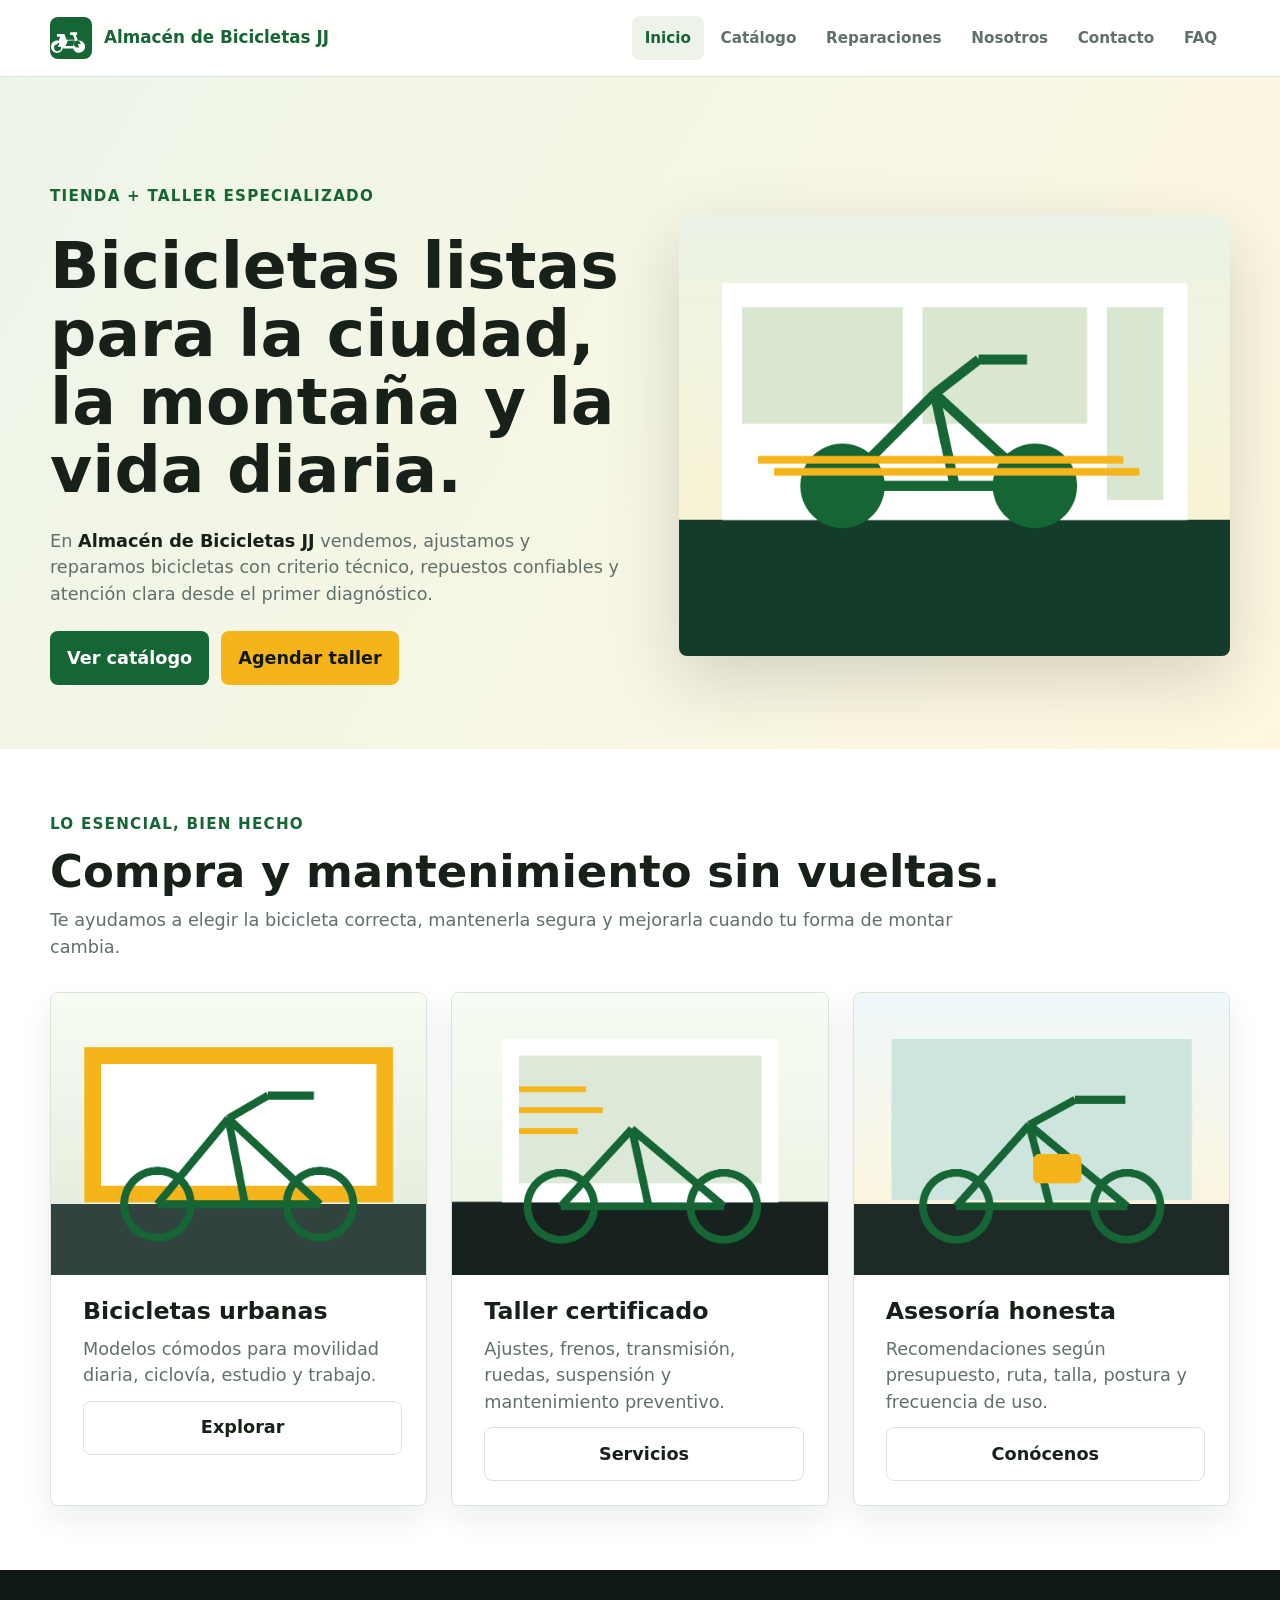
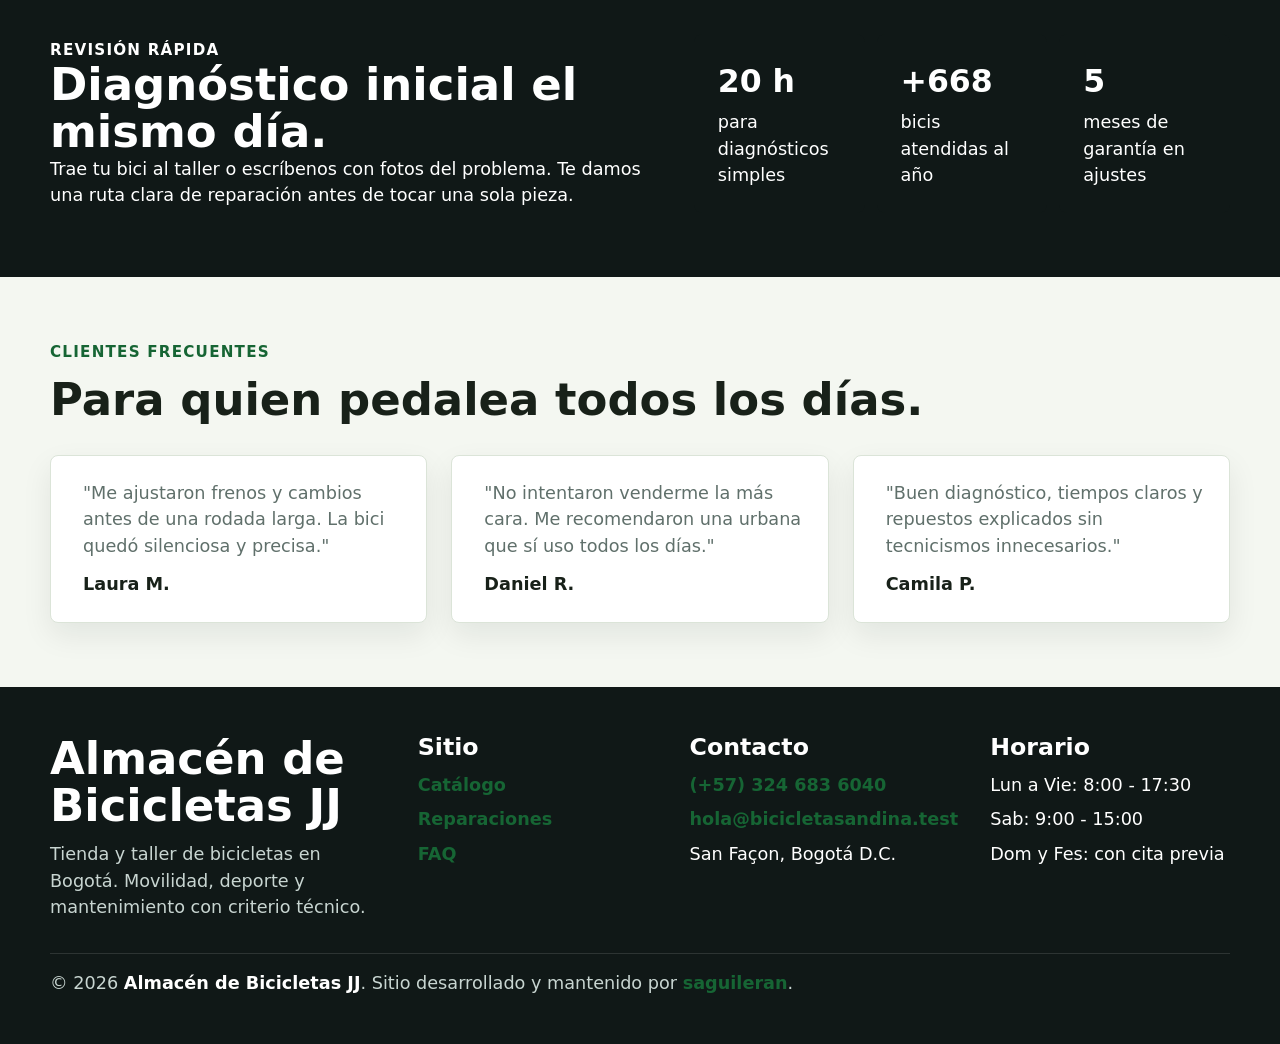
<file: index.html>
<!doctype html>
<html lang="es">
  <head>
    <meta charset="utf-8">
    <meta name="viewport" content="width=device-width, initial-scale=1">
    <meta name="description" content="Almacén de Bicicletas JJ: venta de bicicletas urbanas, MTB y eléctricas, con taller experto de reparación en Bogotá.">
    <title>Almacén de Bicicletas JJ | Tienda y taller de bicicletas</title>
    <link rel="stylesheet" href="./css/main.css">
    <script type="module" src="./js/app.js"></script>
  </head>
  <body>
    <a class="skip-link" href="#contenido">Saltar al contenido</a>
    <header class="site-header">
      <nav class="navbar container" aria-label="Navegación principal">
        <a class="navbar__brand" href="./index.html" aria-label="Almacén de Bicicletas JJ inicio">
          <span class="navbar__logo" aria-hidden="true"><img src="./assets/icons/bike.svg" alt=""></span>
          <span>Almacén de Bicicletas JJ</span>
        </a>
        <button class="icon-button navbar__toggle" type="button" data-nav-toggle aria-controls="menu-principal" aria-expanded="false" aria-label="Abrir menú">
          <span aria-hidden="true">Menú</span>
        </button>
        <ul class="navbar__links" id="menu-principal" data-nav-menu>
          <li><a class="navbar__link" href="./index.html" aria-current="page">Inicio</a></li>
          <li><a class="navbar__link" href="./pages/catalogo.html">Catálogo</a></li>
          <li><a class="navbar__link" href="./pages/reparaciones.html">Reparaciones</a></li>
          <li><a class="navbar__link" href="./pages/nosotros.html">Nosotros</a></li>
          <li><a class="navbar__link" href="./pages/contacto.html">Contacto</a></li>
          <li><a class="navbar__link" href="./pages/faq.html">FAQ</a></li>
        </ul>
      </nav>
    </header>

    <main id="contenido">
      <section class="hero">
        <div class="container hero__grid">
          <div class="hero__content" data-reveal>
            <p class="section__eyebrow">Tienda + taller especializado</p>
            <h1>Bicicletas listas para la ciudad, la montaña y la vida diaria.</h1>
            <p>En <strong>Almacén de Bicicletas JJ</strong> vendemos, ajustamos y reparamos bicicletas con criterio técnico, repuestos confiables y atención clara desde el primer diagnóstico.</p>
            <div class="cluster">
              <a class="button button--primary" href="./pages/catalogo.html">Ver catálogo</a>
              <a class="button button--secondary" href="./pages/contacto.html">Agendar taller</a>
            </div>
          </div>
          <figure class="hero__media" data-reveal>
            <img src="./assets/images/hero-workshop.png" alt="Taller moderno con bicicletas, herramientas y mecánicos preparando una bicicleta" loading="eager">
          </figure>
        </div>
      </section>

      <section class="section surface">
        <div class="container">
          <div class="section__header">
            <p class="section__eyebrow">Lo esencial, bien hecho</p>
            <h2>Compra y mantenimiento sin vueltas.</h2>
            <p>Te ayudamos a elegir la bicicleta correcta, mantenerla segura y mejorarla cuando tu forma de montar cambia.</p>
          </div>
          <div class="grid grid--3">
            <article class="card" data-reveal>
              <img class="card__image" src="./assets/images/catalog-urban.png" alt="Bicicleta urbana en un entorno de ciudad" loading="lazy">
              <div class="card__body">
                <h3>Bicicletas urbanas</h3>
                <p>Modelos cómodos para movilidad diaria, ciclovía, estudio y trabajo.</p>
                <a class="button button--ghost" href="./pages/catalogo.html">Explorar</a>
              </div>
            </article>
            <article class="card" data-reveal>
              <img class="card__image" src="./assets/images/service-tuneup.png" alt="Revision completa de bicicleta en banco de taller" loading="lazy">
              <div class="card__body">
                <h3>Taller certificado</h3>
                <p>Ajustes, frenos, transmisión, ruedas, suspensión y mantenimiento preventivo.</p>
                <a class="button button--ghost" href="./pages/reparaciones.html">Servicios</a>
              </div>
            </article>
            <article class="card" data-reveal>
              <img class="card__image" src="./assets/images/catalog-electric.png" alt="Bicicleta electrica en una ruta urbana" loading="lazy">
              <div class="card__body">
                <h3>Asesoría honesta</h3>
                <p>Recomendaciones según presupuesto, ruta, talla, postura y frecuencia de uso.</p>
                <a class="button button--ghost" href="./pages/nosotros.html">Conócenos</a>
              </div>
            </article>
          </div>
        </div>
      </section>

      <section class="section service-strip">
        <div class="container split">
          <div>
            <p class="section__eyebrow">Revisión rápida</p>
            <h2>Diagnóstico inicial el mismo día.</h2>
            <p>Trae tu bici al taller o escríbenos con fotos del problema. Te damos una ruta clara de reparación antes de tocar una sola pieza.</p>
          </div>
          <div class="hero__stats" aria-label="Indicadores del taller">
            <div class="metric"><strong data-count-to="24" data-count-suffix=" h">24 h</strong><span>para diagnósticos simples</span></div>
            <div class="metric"><strong data-count-to="800" data-count-prefix="+">+800</strong><span>bicis atendidas al año</span></div>
            <div class="metric"><strong data-count-to="6">6</strong><span>meses de garantía en ajustes</span></div>
          </div>
        </div>
      </section>

      <section class="section">
        <div class="container">
          <div class="section__header">
            <p class="section__eyebrow">Clientes frecuentes</p>
            <h2>Para quien pedalea todos los días.</h2>
          </div>
          <div class="grid grid--3">
            <blockquote class="card card__body" data-reveal>
              <p>"Me ajustaron frenos y cambios antes de una rodada larga. La bici quedó silenciosa y precisa."</p>
              <strong>Laura M.</strong>
            </blockquote>
            <blockquote class="card card__body" data-reveal>
              <p>"No intentaron venderme la más cara. Me recomendaron una urbana que sí uso todos los días."</p>
              <strong>Daniel R.</strong>
            </blockquote>
            <blockquote class="card card__body" data-reveal>
              <p>"Buen diagnóstico, tiempos claros y repuestos explicados sin tecnicismos innecesarios."</p>
              <strong>Camila P.</strong>
            </blockquote>
          </div>
        </div>
      </section>
    </main>

    <footer class="site-footer">
      <div class="container">
        <div class="site-footer__grid">
          <div>
            <h2 class="site-footer__title">Almacén de Bicicletas JJ</h2>
            <p>Tienda y taller de bicicletas en Bogotá. Movilidad, deporte y mantenimiento con criterio técnico.</p>
          </div>
          <div><h3 class="site-footer__title">Sitio</h3><ul><li><a href="./pages/catalogo.html">Catálogo</a></li><li><a href="./pages/reparaciones.html">Reparaciones</a></li><li><a href="./pages/faq.html">FAQ</a></li></ul></div>
          <div><h3 class="site-footer__title">Contacto</h3><ul><li><a href="tel:+573246836040">(+57) 324 683 6040</a></li><li><a href="mailto:hola@bicicletasandina.test">hola@bicicletasandina.test</a></li><li>San Façon, Bogotá D.C.</li></ul></div>
          <div><h3 class="site-footer__title">Horario</h3><ul><li>Lun a Vie: 8:00 - 17:30</li><li>Sab: 9:00 - 15:00</li><li>Dom y Fes: con cita previa</li></ul></div>
        </div>
        <p class="site-footer__bottom">&copy; <span data-current-year>2026</span> <strong>Almacén de Bicicletas JJ</strong>. Sitio desarrollado y mantenido por <a href="https://saguileran.github.io/" target="_blank" rel="noopener noreferrer" >saguileran</a>.</p>
      </div>
    </footer>
  </body>
</html>
</file>
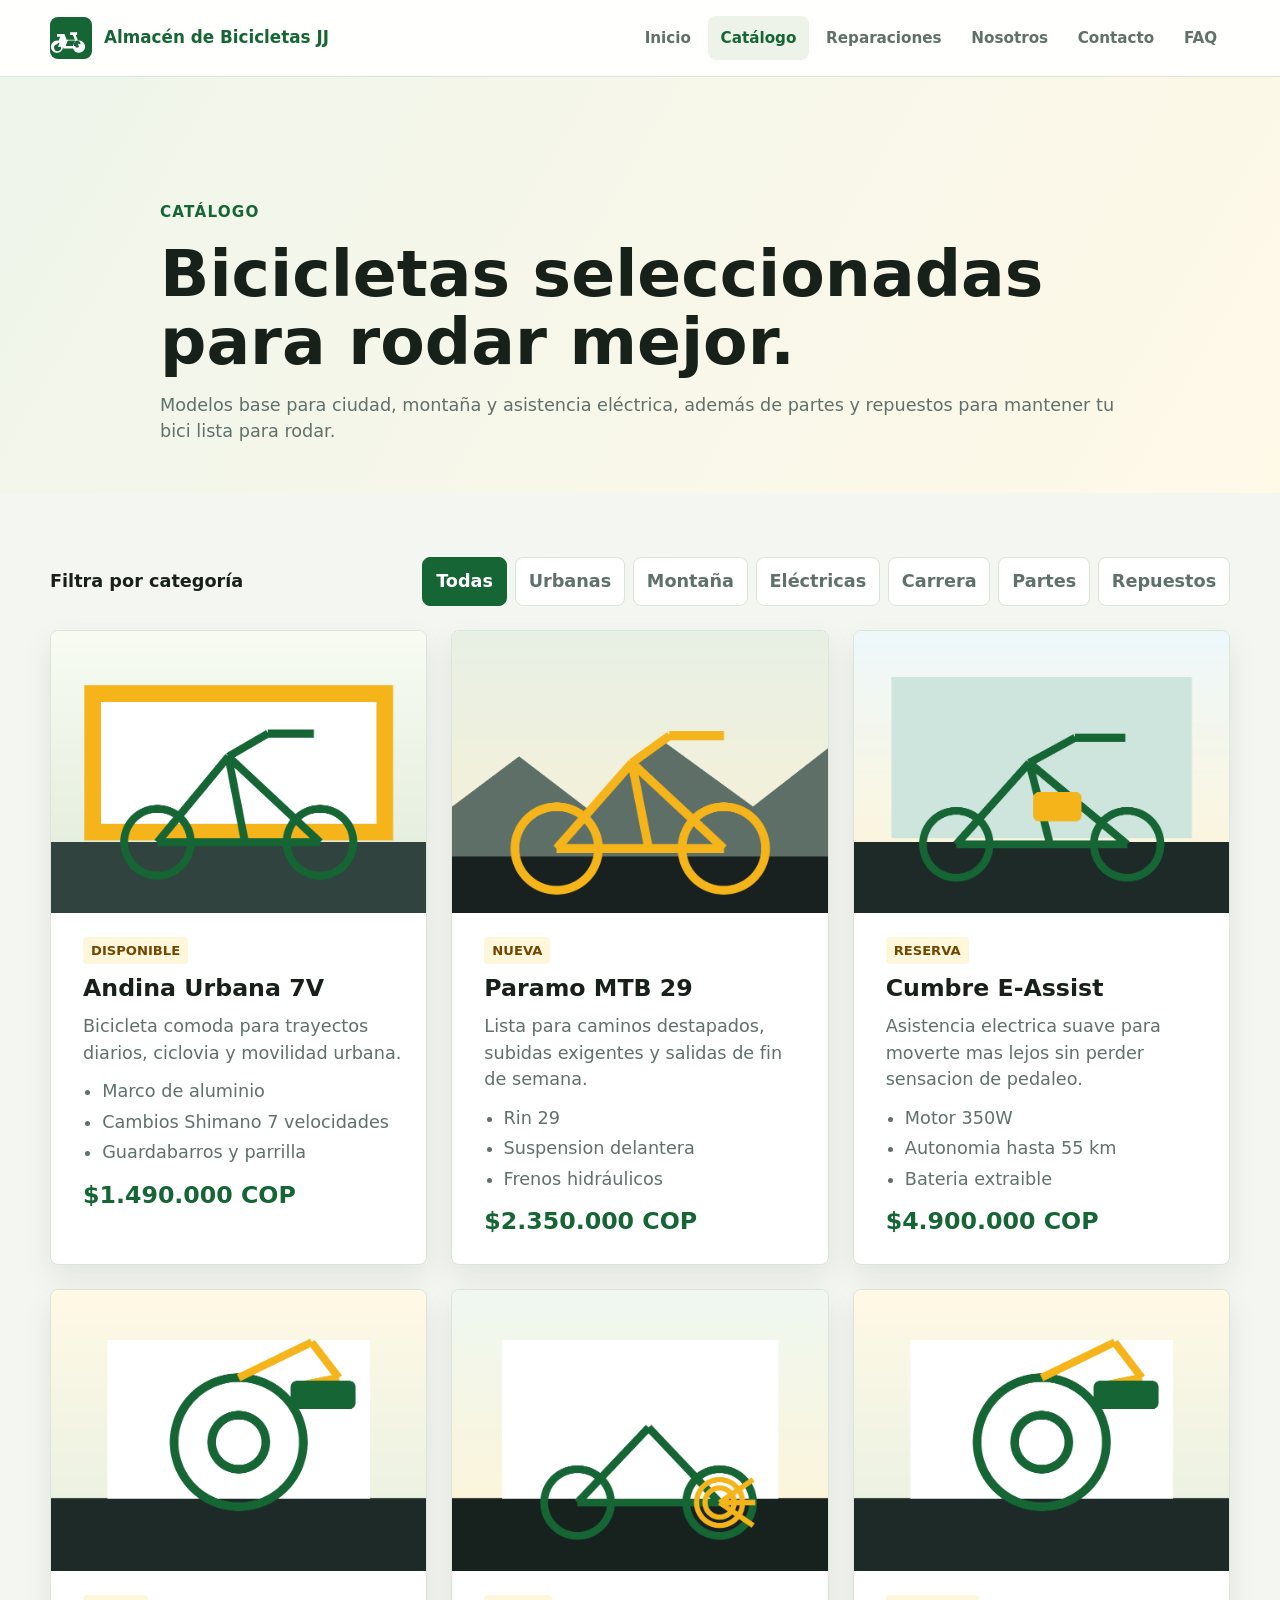
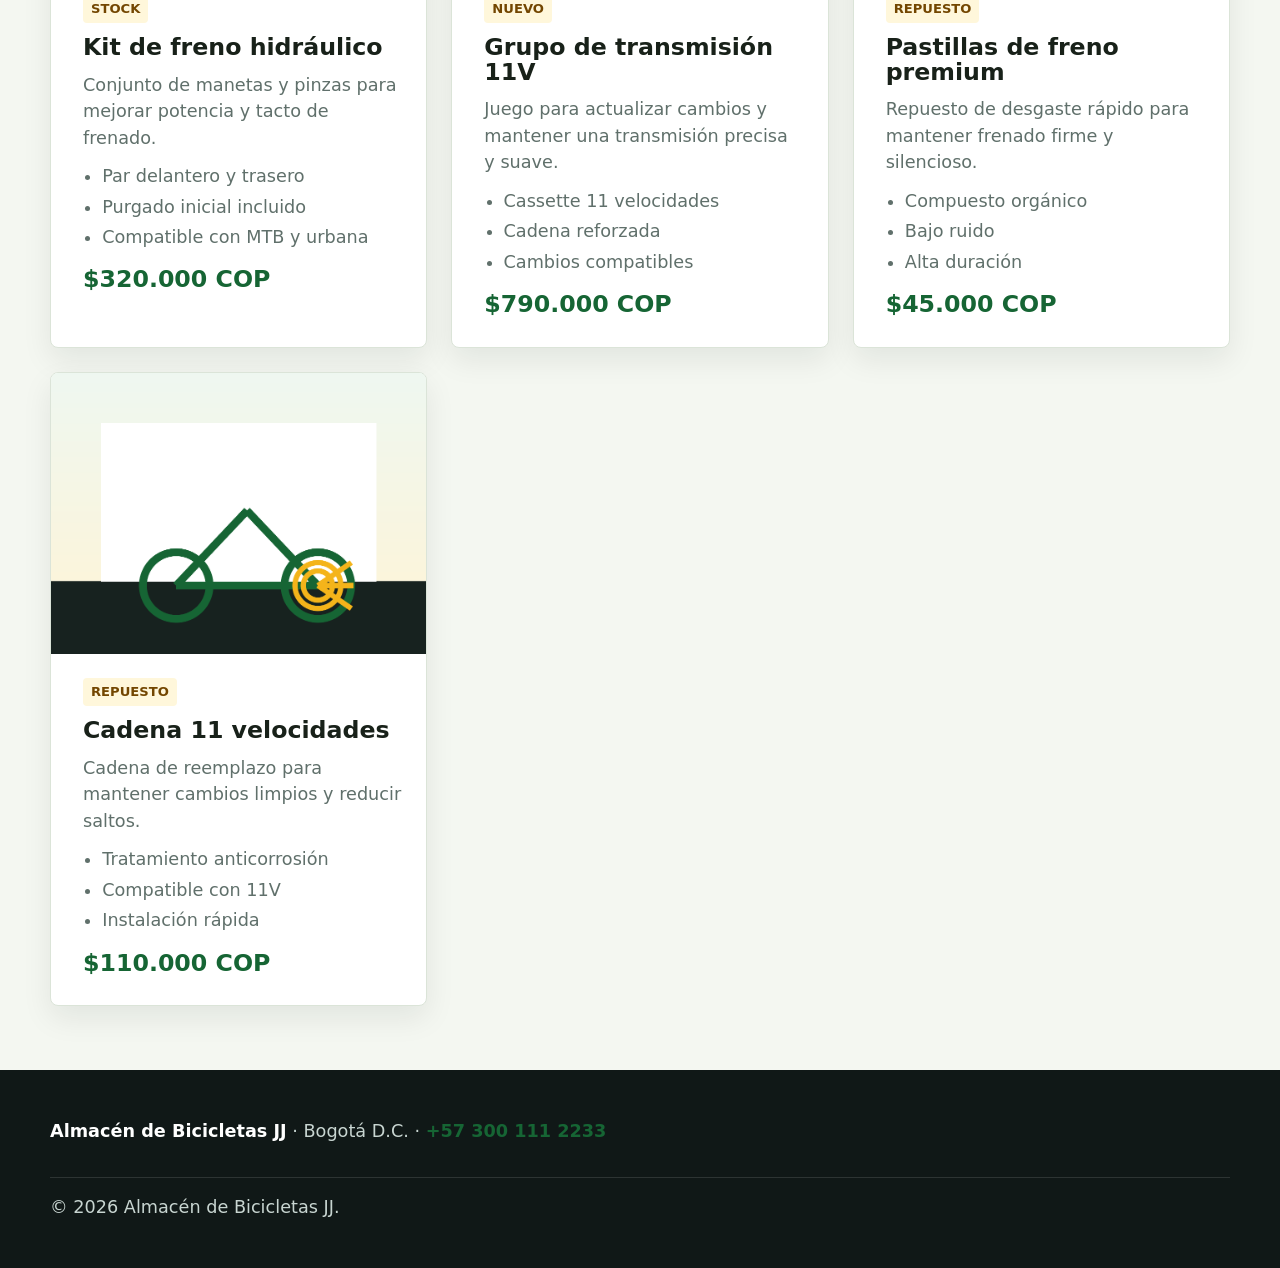
<file: pages/catalogo.html>
<!doctype html>
<html lang="es">
  <head>
    <meta charset="utf-8">
    <meta name="viewport" content="width=device-width, initial-scale=1">
    <meta name="description" content="Catálogo de bicicletas, partes y repuestos de Almacén de Bicicletas JJ.">
    <title>Catálogo | Almacén de Bicicletas JJ</title>
    <link rel="stylesheet" href="../css/main.css">
    <script type="module" src="../js/app.js"></script>
  </head>
  <body>
    <a class="skip-link" href="#contenido">Saltar al contenido</a>
    <header class="site-header">
      <nav class="navbar container" aria-label="Navegacion principal">
        <a class="navbar__brand" href="../index.html"><span class="navbar__logo" aria-hidden="true"><img src="../assets/icons/bike.svg" alt=""></span><span>Almacén de Bicicletas JJ</span></a>
        <button class="icon-button navbar__toggle" type="button" data-nav-toggle aria-controls="menu-principal" aria-expanded="false" aria-label="Abrir menu"><span aria-hidden="true">Menu</span></button>
        <ul class="navbar__links" id="menu-principal" data-nav-menu>
          <li><a class="navbar__link" href="../index.html">Inicio</a></li>
          <li><a class="navbar__link" href="./catalogo.html" aria-current="page">Catálogo</a></li>
          <li><a class="navbar__link" href="./reparaciones.html">Reparaciones</a></li>
          <li><a class="navbar__link" href="./nosotros.html">Nosotros</a></li>
          <li><a class="navbar__link" href="./contacto.html">Contacto</a></li>
          <li><a class="navbar__link" href="./faq.html">FAQ</a></li>
        </ul>
      </nav>
    </header>
    <main id="contenido">
      <header class="page-header">
        <div class="container">
          <p class="section__eyebrow">Catálogo</p>
          <h1>Bicicletas seleccionadas para rodar mejor.</h1>
          <p>Modelos base para ciudad, montaña y asistencia eléctrica, además de partes y repuestos para mantener tu bici lista para rodar.</p>
        </div>
      </header>
      <section class="section">
        <div class="container">
          <div class="catalog-toolbar">
            <p><strong>Filtra por categoría</strong></p>
            <div class="filter-group" aria-label="Filtros de catálogo">
              <button class="filter-button" type="button" data-filter="todas" aria-pressed="true">Todas</button>
              <button class="filter-button" type="button" data-filter="urbana" aria-pressed="false">Urbanas</button>
              <button class="filter-button" type="button" data-filter="montaña" aria-pressed="false">Montaña</button>
              <button class="filter-button" type="button" data-filter="electrica" aria-pressed="false">Eléctricas</button>
              <button class="filter-button" type="button" data-filter="carrera" aria-pressed="false">Carrera</button>
              <button class="filter-button" type="button" data-filter="partes" aria-pressed="false">Partes</button>
              <button class="filter-button" type="button" data-filter="repuestos" aria-pressed="false">Repuestos</button>
            </div>
          </div>
          <div class="grid grid--3" data-catalog></div>
        </div>
      </section>
    </main>
    <footer class="site-footer"><div class="container"><p><strong>Almacén de Bicicletas JJ</strong> · Bogotá D.C. · <a href="tel:+573001112233">+57 300 111 2233</a></p><p class="site-footer__bottom">&copy; <span data-current-year>2026</span> Almacén de Bicicletas JJ.</p></div></footer>
  </body>
</html>
</file>
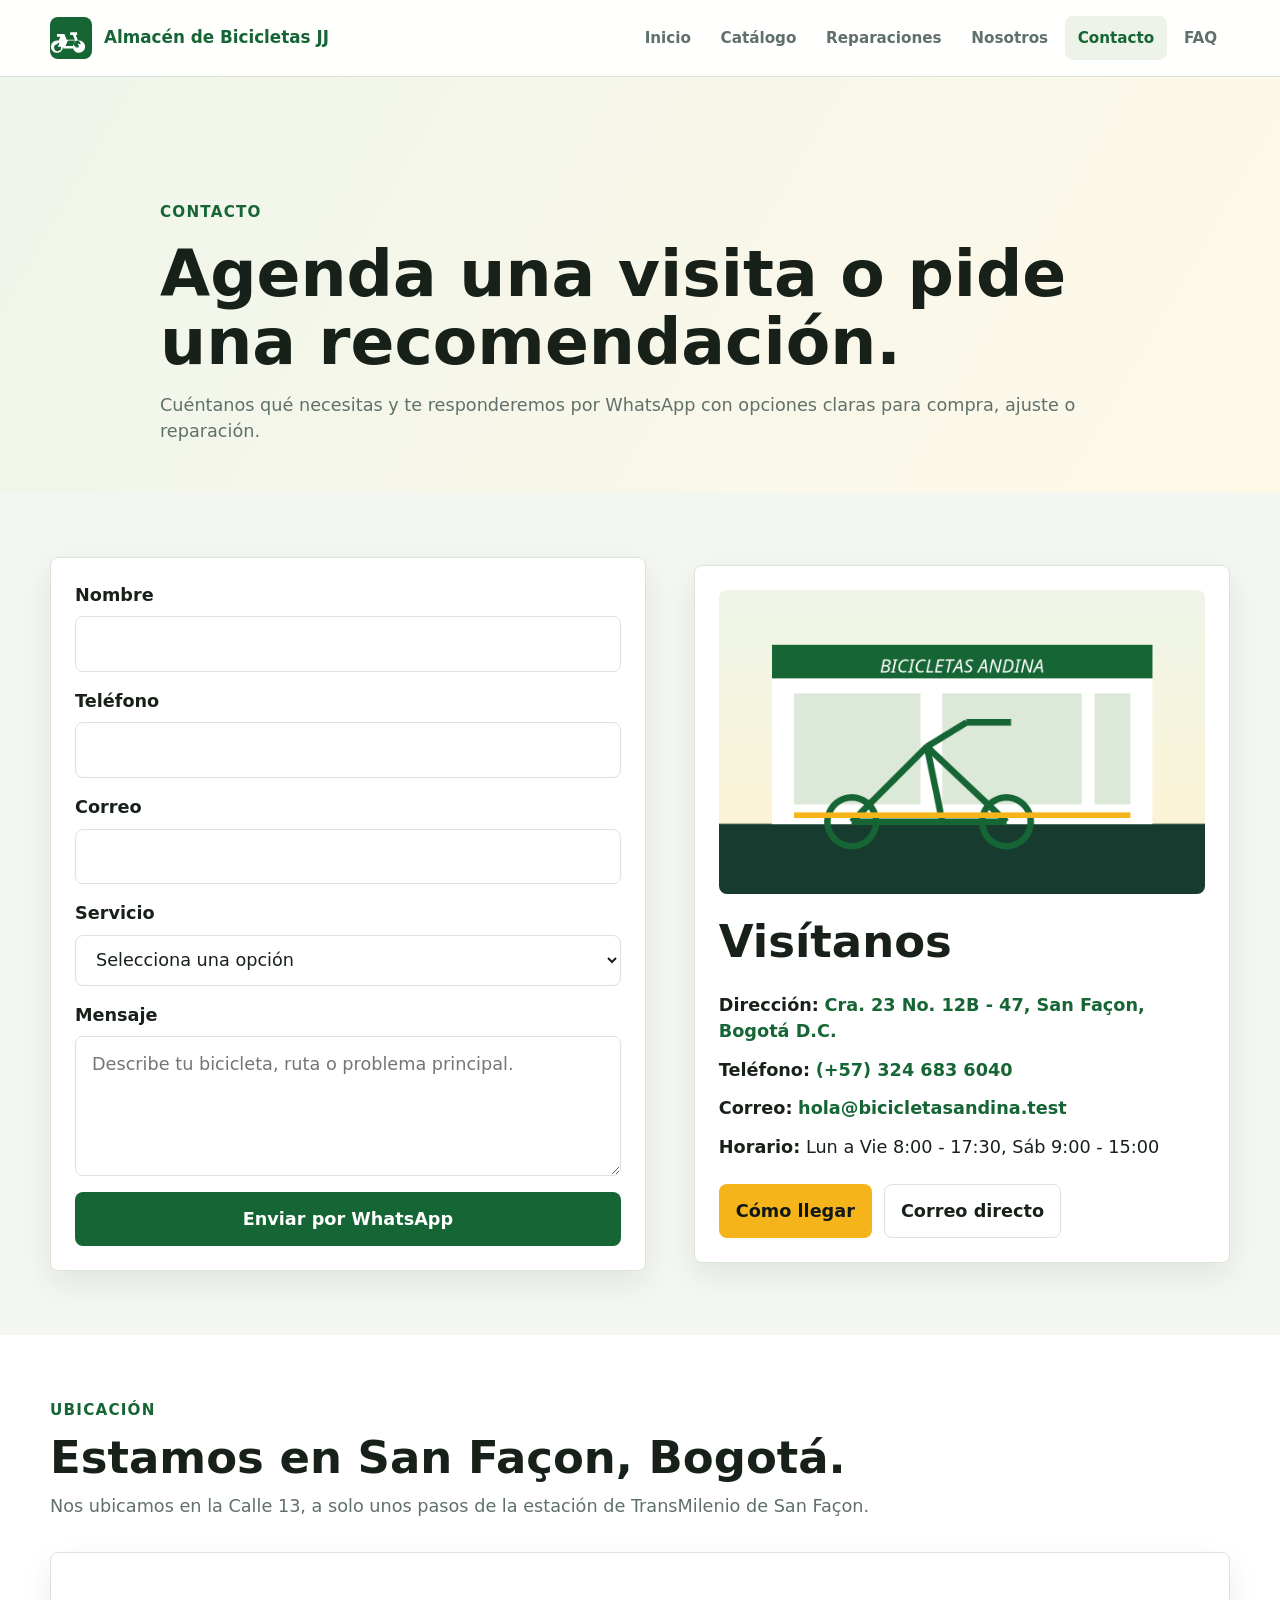
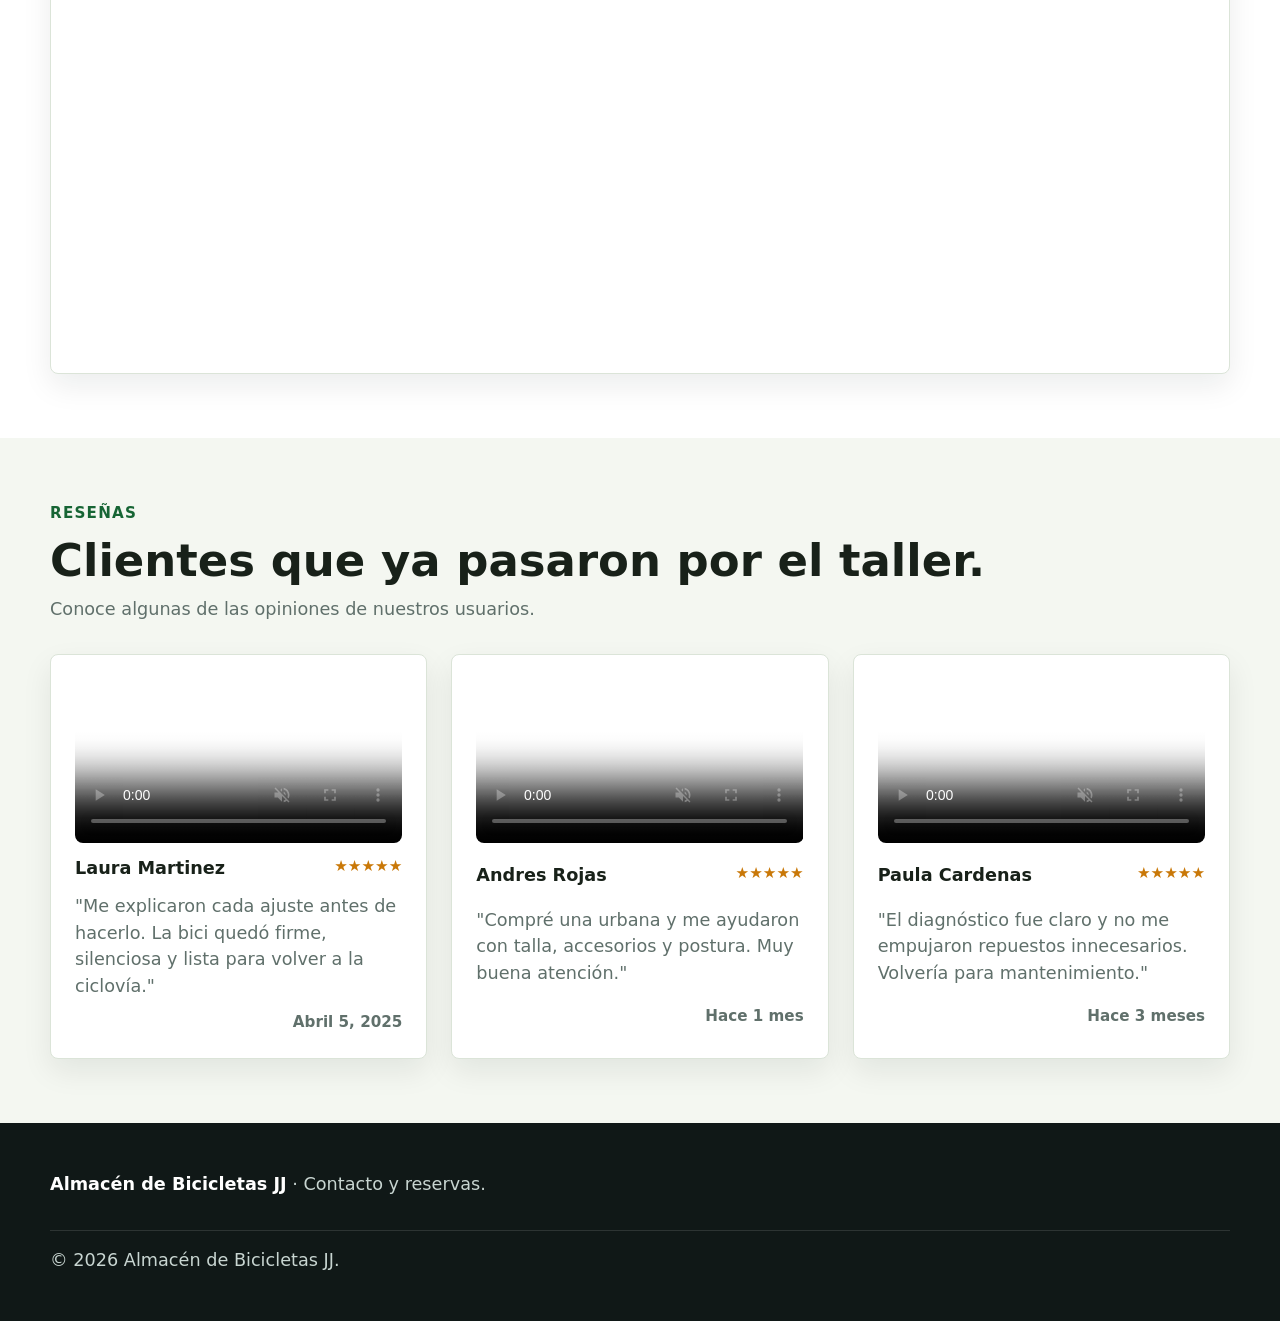
<file: pages/contacto.html>
<!doctype html>
<html lang="es">
  <head>
    <meta charset="utf-8">
    <meta name="viewport" content="width=device-width, initial-scale=1">
    <meta name="description" content="Contacta a Almacén de Bicicletas JJ para compra de bicicletas, reparaciones y mantenimiento.">
    <title>Contacto | Almacén de Bicicletas JJ</title>
    <link rel="stylesheet" href="../css/main.css">
    <script type="module" src="../js/app.js"></script>
  </head>
  <body>
    <a class="skip-link" href="#contenido">Saltar al contenido</a>
    <header class="site-header"><nav class="navbar container" aria-label="Navegación principal"><a class="navbar__brand" href="../index.html"><span class="navbar__logo" aria-hidden="true"><img src="../assets/icons/bike.svg" alt=""></span><span>Almacén de Bicicletas JJ</span></a><button class="icon-button navbar__toggle" type="button" data-nav-toggle aria-controls="menu-principal" aria-expanded="false" aria-label="Abrir menú"><span aria-hidden="true">Menú</span></button><ul class="navbar__links" id="menu-principal" data-nav-menu><li><a class="navbar__link" href="../index.html">Inicio</a></li><li><a class="navbar__link" href="./catalogo.html">Catálogo</a></li><li><a class="navbar__link" href="./reparaciones.html">Reparaciones</a></li><li><a class="navbar__link" href="./nosotros.html">Nosotros</a></li><li><a class="navbar__link" href="./contacto.html" aria-current="page">Contacto</a></li><li><a class="navbar__link" href="./faq.html">FAQ</a></li></ul></nav></header>
    <main id="contenido">
      <header class="page-header"><div class="container"><p class="section__eyebrow">Contacto</p><h1>Agenda una visita o pide una recomendación.</h1><p>Cuéntanos qué necesitas y te responderemos por WhatsApp con opciones claras para compra, ajuste o reparación.</p></div></header>
      <section class="section">
        <div class="container split">
          <form class="contact-panel form" data-contact-form novalidate>
            <div class="field"><label for="name">Nombre</label><input id="name" name="name" autocomplete="name" required></div>
            <div class="field"><label for="phone">Teléfono</label><input id="phone" name="phone" autocomplete="tel" required></div>
            <div class="field"><label for="email">Correo</label><input id="email" name="email" type="email" autocomplete="email" required></div>
            <div class="field"><label for="service">Servicio</label><select id="service" name="service" required><option value="">Selecciona una opción</option><option>Compra de bicicleta</option><option>Mantenimiento general</option><option>Frenos o transmisión</option><option>Asesoría de accesorios</option></select></div>
            <div class="field"><label for="message">Mensaje</label><textarea id="message" name="message" required placeholder="Describe tu bicicleta, ruta o problema principal."></textarea></div>
            <p class="form__status" data-form-status hidden role="status" aria-live="polite"></p>
            <button class="button button--primary" type="submit">Enviar por WhatsApp</button>
          </form>
          <aside class="contact-panel">
            <img class="contact-shop-image" src="../assets/images/shop-front.png" alt="Fachada de Almacén de Bicicletas JJ con bicicletas exhibidas" loading="lazy">
            <h2>Visítanos</h2><br>
            <ul class="contact-list">
              <li><strong>Dirección:</strong> <a href="https://www.google.com/maps/place/Cra.+23+%2312B-47,+Bogot%C3%A1/@4.6098853,-74.0882417,19z/data=!3m1!4b1!4m6!3m5!1s0x8e3f9972614383c7:0x4b9eb58471b9795d!8m2!3d4.609884!4d-74.087598!16s%2Fg%2F11x7gttrqr?entry=ttu&g_ep=EgoyMDI2MDYyOS4wIKXMDSoASAFQAw%3D%3D"> Cra. 23 No. 12B - 47, San Façon, Bogotá D.C.</a></li>
              <li><strong>Teléfono:</strong> <a href="tel:+573246836040">(+57) 324 683 6040</a></li>
              <li><strong>Correo:</strong> <a href="mailto:hola@bicicletasandina.test">hola@bicicletasandina.test</a></li>
              <li><strong>Horario:</strong> Lun a Vie 8:00 - 17:30, Sáb 9:00 - 15:00</li>
            </ul>
            <div class="cluster" style="margin-top: 1.5rem">
              <!-- <a class="button button--secondary" href="https://wa.me/573001112233">Abrir WhatsApp</a> -->
              <a class="button button--secondary" href="https://www.google.com/maps/place/Cra.+23+%2312B-47,+Bogot%C3%A1/@4.6098853,-74.0882417,19z/data=!3m1!4b1!4m6!3m5!1s0x8e3f9972614383c7:0x4b9eb58471b9795d!8m2!3d4.609884!4d-74.087598!16s%2Fg%2F11x7gttrqr?entry=ttu&g_ep=EgoyMDI2MDYyOS4wIKXMDSoASAFQAw%3D%3D" target="_blank" rel="noopener noreferrer">Cómo llegar</a>
              <a class="button button--ghost" href="mailto:hola@bicicletasandina.test">Correo directo</a>
            </div>
          </aside>
        </div>
      </section>
      <section class="section surface">
        <div class="container">
          <div class="section__header">
            <p class="section__eyebrow">Ubicación</p>
            <h2>Estamos en San Façon, Bogotá.</h2>
            <p>Nos ubicamos en la Calle 13, a solo unos pasos de la estación de TransMilenio de San Façon.</p>
          </div>
          <div class="map-card">
            <iframe
              title="Mapa de ubicación de Almacén de Bicicletas JJ en San Façon, Bogotá"
              loading="lazy"
              referrerpolicy="no-referrer-when-downgrade"
              src="https://www.google.com/maps/embed?pb=!1m18!1m12!1m3!1d994.2278412174658!2d-74.08824173039662!3d4.609885336476881!2m3!1f0!2f0!3f0!3m2!1i1024!2i768!4f13.1!3m3!1m2!1s0x8e3f9972614383c7%3A0x4b9eb58471b9795d!2sCra.%2023%20%2312B-47%2C%20Bogot%C3%A1!5e0!3m2!1sen!2sco!4v1783285687624!5m2!1sen!2sco">
            </iframe>
            
          </div>
        </div>
      </section>
      <section class="section">
        <div class="container">
          <div class="section__header">
            <p class="section__eyebrow">Reseñas</p>
            <h2>Clientes que ya pasaron por el taller.</h2>
            <p>Conoce algunas de las opiniones de nuestros usuarios.</p>
          </div>
          <div class="grid grid--3">
            <article class="review-card" data-reveal>
              <video class="review-card__video" controls muted playsinline preload="metadata" poster="https://images.unsplash.com/photo-1511994477422-7bf74e62ed79?auto=format&fit=crop&w=800&q=80">
                <source src="https://interactive-examples.mdn.mozilla.net/media/cc0-videos/flower.mp4" type="video/mp4">
                Tu navegador no soporta video HTML5.
              </video>
              <div class="review-card__header"><strong>Laura Martinez</strong><span aria-label="5 de 5 estrellas">★★★★★</span></div>
              <p>"Me explicaron cada ajuste antes de hacerlo. La bici quedó firme, silenciosa y lista para volver a la ciclovía."</p>
              <small>Abril 5, 2025</small>
            </article>
            <article class="review-card" data-reveal>
              <video class="review-card__video" controls muted playsinline preload="metadata" poster="https://images.unsplash.com/photo-1507035895480-2b3156c31fc8?auto=format&fit=crop&w=800&q=80">
                <source src="https://interactive-examples.mdn.mozilla.net/media/cc0-videos/flower.mp4" type="video/mp4">
                Tu navegador no soporta video HTML5.
              </video>
              <div class="review-card__header"><strong>Andres Rojas</strong><span aria-label="5 de 5 estrellas">★★★★★</span></div>
              <p>"Compré una urbana y me ayudaron con talla, accesorios y postura. Muy buena atención."</p>
              <small>Hace 1 mes</small>
            </article>
            <article class="review-card" data-reveal>
              <video class="review-card__video" controls muted playsinline preload="metadata" poster="https://images.unsplash.com/photo-1517649763962-0c623066013b?auto=format&fit=crop&w=800&q=80">
                <source src="https://interactive-examples.mdn.mozilla.net/media/cc0-videos/flower.mp4" type="video/mp4">
                Tu navegador no soporta video HTML5.
              </video>
              <div class="review-card__header"><strong>Paula Cardenas</strong><span aria-label="5 de 5 estrellas">★★★★★</span></div>
              <p>"El diagnóstico fue claro y no me empujaron repuestos innecesarios. Volvería para mantenimiento."</p>
              <small>Hace 3 meses</small>
            </article>
          </div>
        </div>
      </section>
    </main>
    <footer class="site-footer"><div class="container"><p><strong>Almacén de Bicicletas JJ</strong> · Contacto y reservas.</p><p class="site-footer__bottom">&copy; <span data-current-year>2026</span> Almacén de Bicicletas JJ.</p></div></footer>
  </body>
</html>
</file>
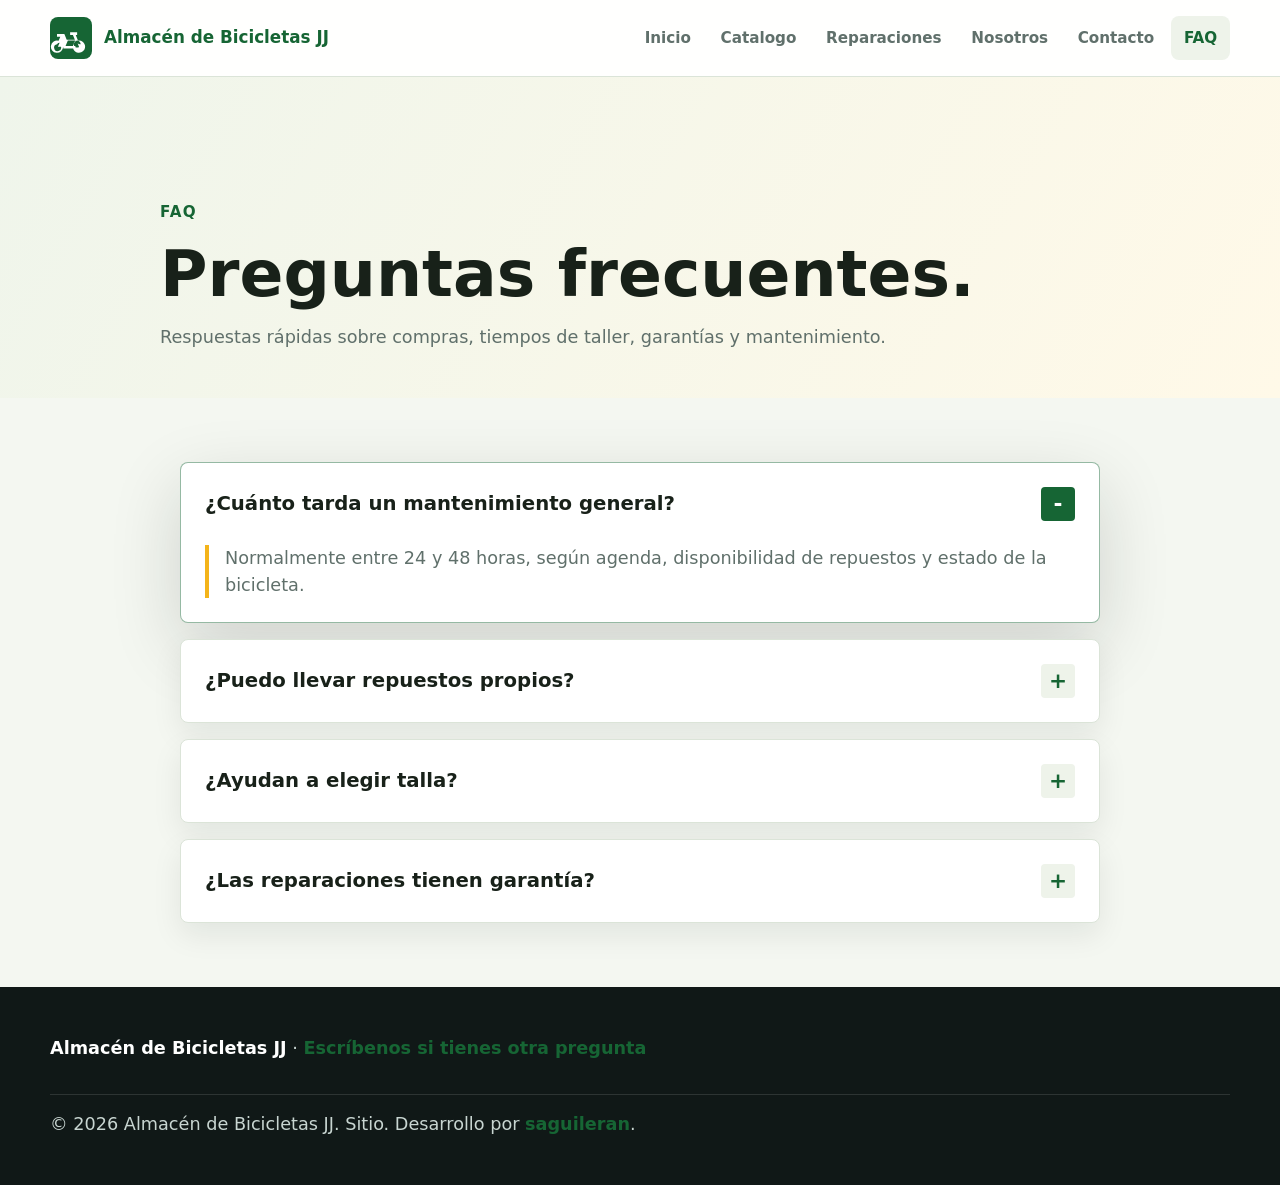
<file: pages/faq.html>
<!doctype html>
<html lang="es">
  <head>
    <meta charset="utf-8">
    <meta name="viewport" content="width=device-width, initial-scale=1">
    <meta name="description" content="Preguntas frecuentes sobre compra, mantenimiento y reparación de bicicletas.">
    <title>FAQ | Almacén de Bicicletas JJ</title>
    <link rel="stylesheet" href="../css/main.css">
    <script type="module" src="../js/app.js"></script>
  </head>
  <body>
    <a class="skip-link" href="#contenido">Saltar al contenido</a>
    <header class="site-header"><nav class="navbar container" aria-label="Navegacion principal"><a class="navbar__brand" href="../index.html"><span class="navbar__logo" aria-hidden="true"><img src="../assets/icons/bike.svg" alt=""></span><span>Almacén de Bicicletas JJ</span></a><button class="icon-button navbar__toggle" type="button" data-nav-toggle aria-controls="menu-principal" aria-expanded="false" aria-label="Abrir menu"><span aria-hidden="true">Menu</span></button><ul class="navbar__links" id="menu-principal" data-nav-menu><li><a class="navbar__link" href="../index.html">Inicio</a></li><li><a class="navbar__link" href="./catalogo.html">Catalogo</a></li><li><a class="navbar__link" href="./reparaciones.html">Reparaciones</a></li><li><a class="navbar__link" href="./nosotros.html">Nosotros</a></li><li><a class="navbar__link" href="./contacto.html">Contacto</a></li><li><a class="navbar__link" href="./faq.html" aria-current="page">FAQ</a></li></ul></nav></header>
    <main id="contenido">
      <header class="page-header"><div class="container"><p class="section__eyebrow">FAQ</p><h1>Preguntas frecuentes.</h1><p>Respuestas rápidas sobre compras, tiempos de taller, garantías y mantenimiento.</p></div></header>
      <section class="section">
        <div class="container faq-list">
          <article class="faq-item is-open" data-faq-item>
            <h2><button class="faq-item__button" type="button" data-faq-button aria-expanded="true" aria-controls="faq-1">¿Cuánto tarda un mantenimiento general?</button></h2>
            <div class="faq-item__panel" id="faq-1" data-faq-panel><p>Normalmente entre 24 y 48 horas, según agenda, disponibilidad de repuestos y estado de la bicicleta.</p></div>
          </article>
          <article class="faq-item" data-faq-item>
            <h2><button class="faq-item__button" type="button" data-faq-button aria-expanded="false" aria-controls="faq-2">¿Puedo llevar repuestos propios?</button></h2>
            <div class="faq-item__panel" id="faq-2" data-faq-panel hidden><p>Sí. Revisamos compatibilidad antes de instalarlos y te avisamos si algún componente no es recomendable.</p></div>
          </article>
          <article class="faq-item" data-faq-item>
            <h2><button class="faq-item__button" type="button" data-faq-button aria-expanded="false" aria-controls="faq-3">¿Ayudan a elegir talla?</button></h2>
            <div class="faq-item__panel" id="faq-3" data-faq-panel hidden><p>Sí. Revisamos estatura, entrepierna, postura esperada y tipo de uso antes de recomendar talla.</p></div>
          </article>
          <article class="faq-item" data-faq-item>
            <h2><button class="faq-item__button" type="button" data-faq-button aria-expanded="false" aria-controls="faq-4">¿Las reparaciones tienen garantía?</button></h2>
            <div class="faq-item__panel" id="faq-4" data-faq-panel hidden><p>Los ajustes de taller tienen garantía de seis meses cuando se usan repuestos recomendados y la bicicleta no presenta daños externos posteriores.</p></div>
          </article>
        </div>
      </section>
    </main>
    <footer class="site-footer">
      <div class="container">
        <p>
          <strong>Almacén de Bicicletas JJ</strong> · <a href="./contacto.html">Escríbenos si tienes otra pregunta</a></p><p class="site-footer__bottom">&copy; <span data-current-year>2026</span> Almacén de Bicicletas JJ. Sitio. Desarrollo por <a href="https://saguileran.github.io/" target="_blank" rel="noopener noreferrer" >saguileran</a>.
        </p>
      </div>
    </footer>
  </body>
</html>
</file>
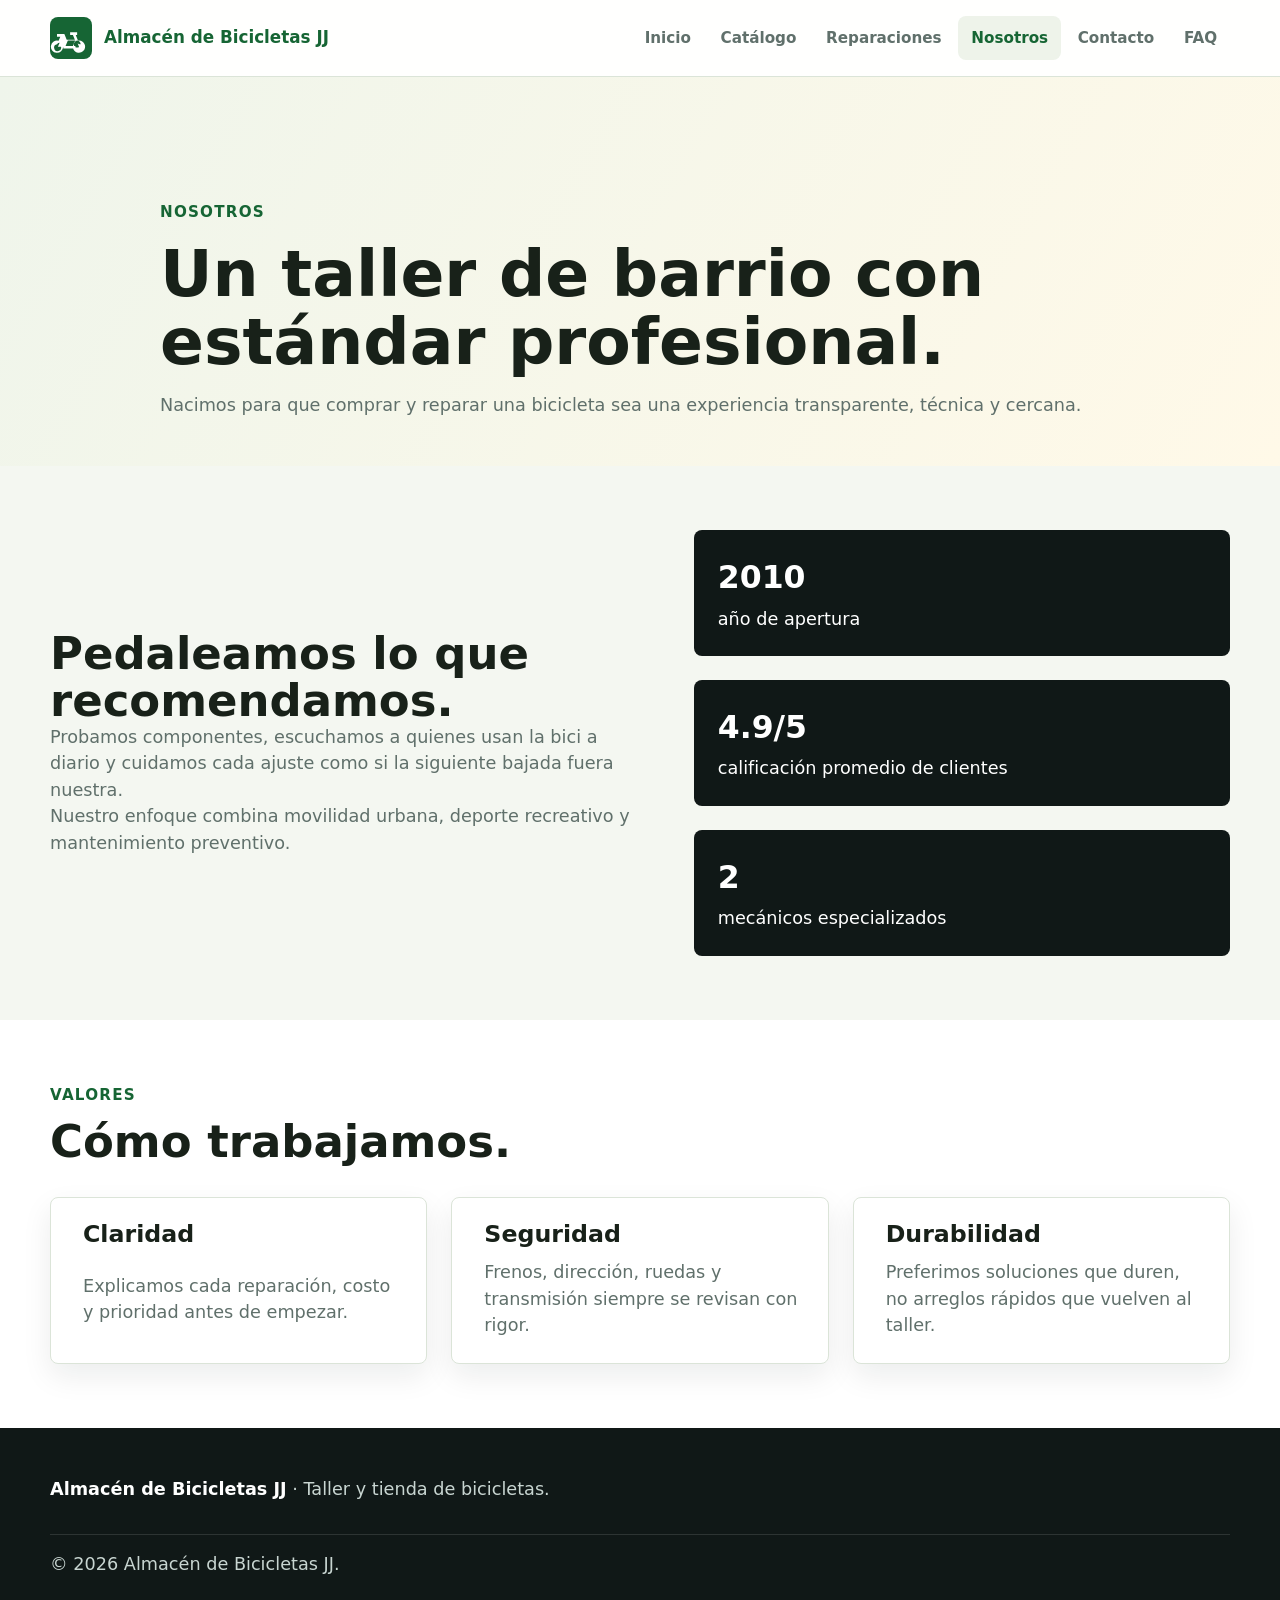
<file: pages/nosotros.html>
<!doctype html>
<html lang="es">
  <head>
    <meta charset="utf-8">
    <meta name="viewport" content="width=device-width, initial-scale=1">
    <meta name="description" content="Historia, valores y equipo de Almacén de Bicicletas JJ.">
    <title>Nosotros | Almacén de Bicicletas JJ</title>
    <link rel="stylesheet" href="../css/main.css">
    <script type="module" src="../js/app.js"></script>
  </head>
  <body>
    <a class="skip-link" href="#contenido">Saltar al contenido</a>
    <header class="site-header"><nav class="navbar container" aria-label="Navegación principal"><a class="navbar__brand" href="../index.html"><span class="navbar__logo" aria-hidden="true"><img src="../assets/icons/bike.svg" alt=""></span><span>Almacén de Bicicletas JJ</span></a><button class="icon-button navbar__toggle" type="button" data-nav-toggle aria-controls="menu-principal" aria-expanded="false" aria-label="Abrir menú"><span aria-hidden="true">Menú</span></button><ul class="navbar__links" id="menu-principal" data-nav-menu><li><a class="navbar__link" href="../index.html">Inicio</a></li><li><a class="navbar__link" href="./catalogo.html">Catálogo</a></li><li><a class="navbar__link" href="./reparaciones.html">Reparaciones</a></li><li><a class="navbar__link" href="./nosotros.html" aria-current="page">Nosotros</a></li><li><a class="navbar__link" href="./contacto.html">Contacto</a></li><li><a class="navbar__link" href="./faq.html">FAQ</a></li></ul></nav></header>
    <main id="contenido">
      <header class="page-header"><div class="container"><p class="section__eyebrow">Nosotros</p><h1>Un taller de barrio con estándar profesional.</h1><p>Nacimos para que comprar y reparar una bicicleta sea una experiencia transparente, técnica y cercana.</p></div></header>
      <section class="section">
        <div class="container split">
          <div data-reveal><h2>Pedaleamos lo que recomendamos.</h2><p>Probamos componentes, escuchamos a quienes usan la bici a diario y cuidamos cada ajuste como si la siguiente bajada fuera nuestra.</p><p>Nuestro enfoque combina movilidad urbana, deporte recreativo y mantenimiento preventivo.</p></div>
          <div class="grid">
            <div class="metric"><strong>2010</strong><span>año de apertura</span></div>
            <div class="metric"><strong>4.9/5</strong><span>calificación promedio de clientes</span></div>
            <div class="metric"><strong>2</strong><span>mecánicos especializados</span></div>
          </div>
        </div>
      </section>
      <section class="section surface">
        <div class="container">
          <div class="section__header"><p class="section__eyebrow">Valores</p><h2>Cómo trabajamos.</h2></div>
          <div class="grid grid--3">
            <article class="card card__body" data-reveal><h3>Claridad</h3><p>Explicamos cada reparación, costo y prioridad antes de empezar.</p></article>
            <article class="card card__body" data-reveal><h3>Seguridad</h3><p>Frenos, dirección, ruedas y transmisión siempre se revisan con rigor.</p></article>
            <article class="card card__body" data-reveal><h3>Durabilidad</h3><p>Preferimos soluciones que duren, no arreglos rápidos que vuelven al taller.</p></article>
          </div>
        </div>
      </section>
    </main>
    <footer class="site-footer"><div class="container"><p><strong>Almacén de Bicicletas JJ</strong> · Taller y tienda de bicicletas.</p><p class="site-footer__bottom">&copy; <span data-current-year>2026</span> Almacén de Bicicletas JJ.</p></div></footer>
  </body>
</html>
</file>
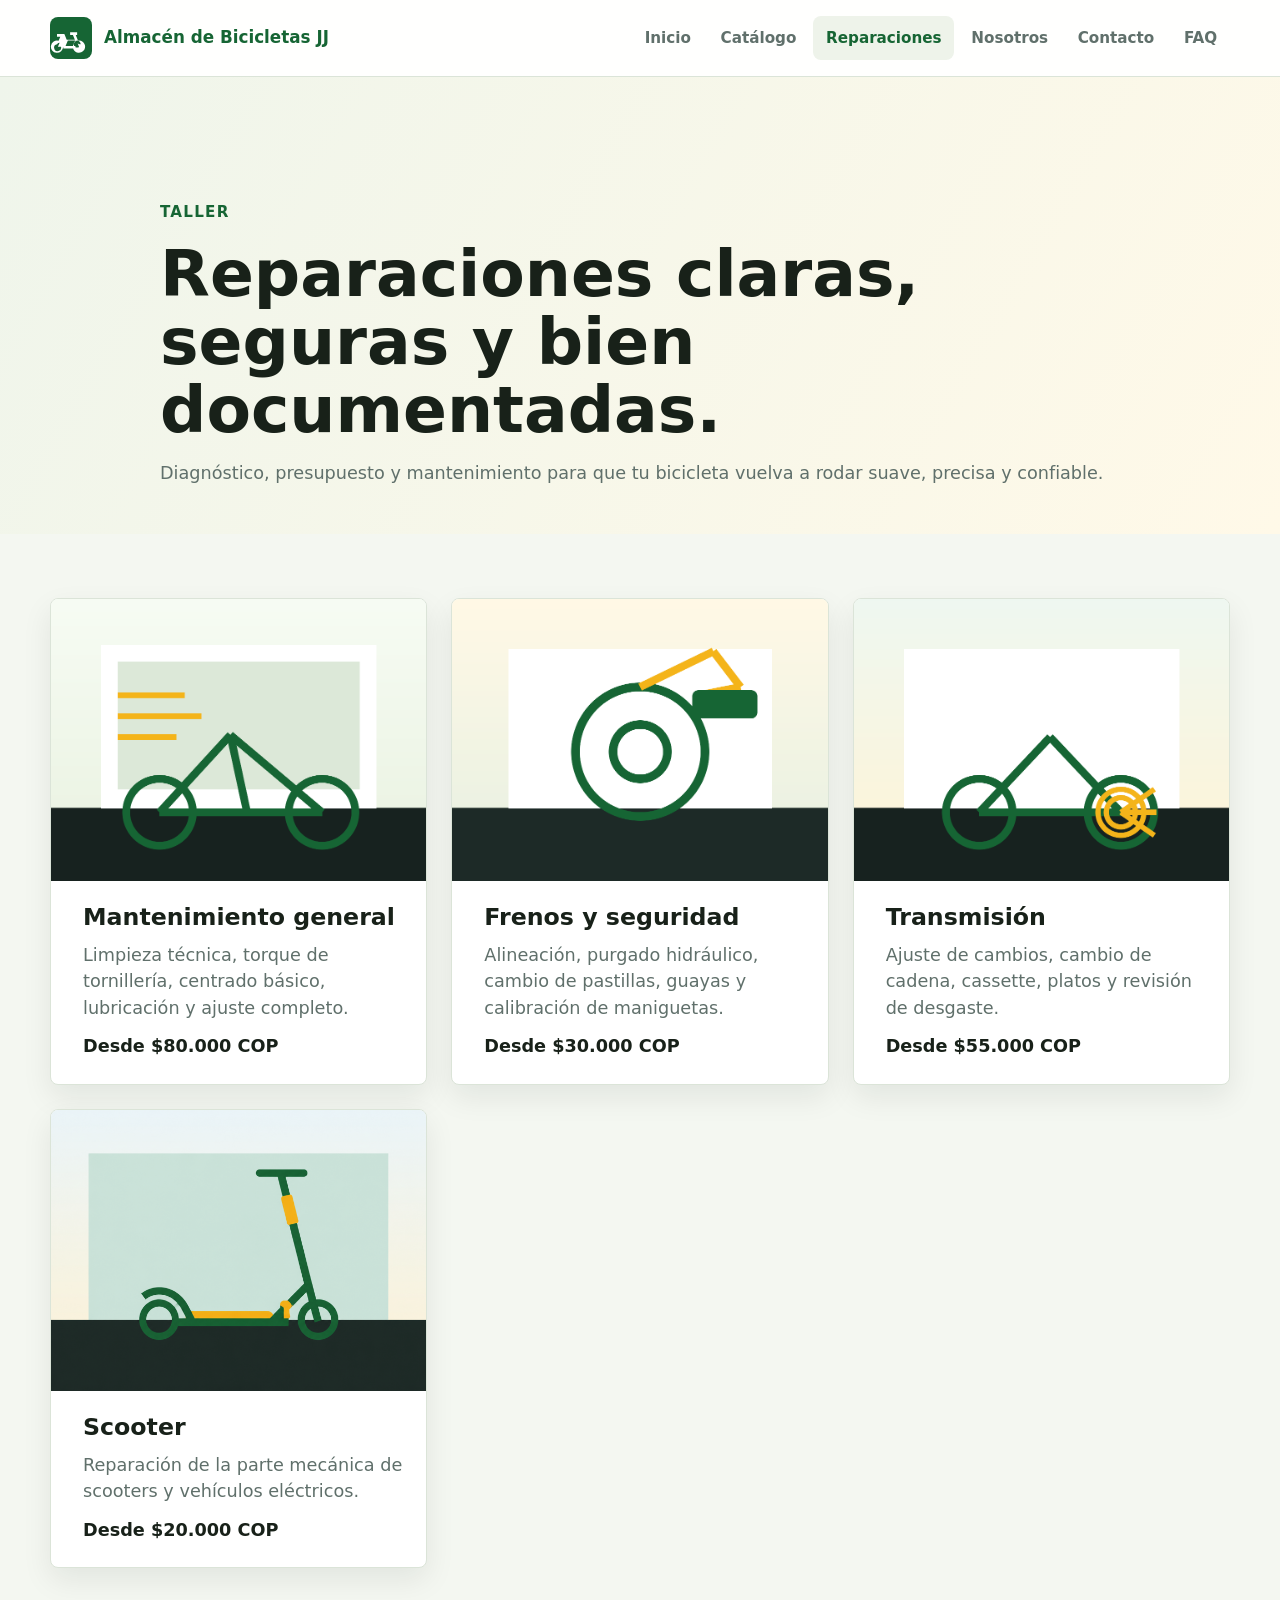
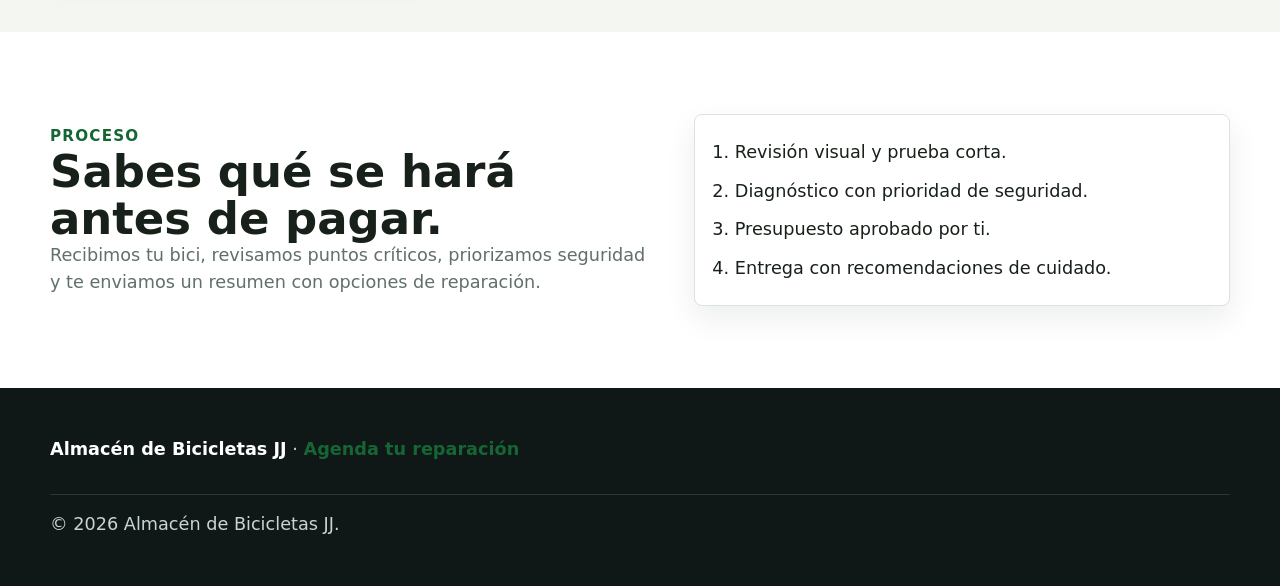
<file: pages/reparaciones.html>
<!doctype html>
<html lang="es">
  <head>
    <meta charset="utf-8">
    <meta name="viewport" content="width=device-width, initial-scale=1">
    <meta name="description" content="Servicios de reparación, mantenimiento y ajuste de bicicletas en Bogotá.">
    <title>Reparaciones | Almacén de Bicicletas JJ</title>
    <link rel="stylesheet" href="../css/main.css">
    <script type="module" src="../js/app.js"></script>
  </head>
  <body>
    <a class="skip-link" href="#contenido">Saltar al contenido</a>
    <header class="site-header"><nav class="navbar container" aria-label="Navegación principal"><a class="navbar__brand" href="../index.html"><span class="navbar__logo" aria-hidden="true"><img src="../assets/icons/bike.svg" alt=""></span><span>Almacén de Bicicletas JJ</span></a><button class="icon-button navbar__toggle" type="button" data-nav-toggle aria-controls="menu-principal" aria-expanded="false" aria-label="Abrir menú"><span aria-hidden="true">Menú</span></button><ul class="navbar__links" id="menu-principal" data-nav-menu><li><a class="navbar__link" href="../index.html">Inicio</a></li><li><a class="navbar__link" href="./catalogo.html">Catálogo</a></li><li><a class="navbar__link" href="./reparaciones.html" aria-current="page">Reparaciones</a></li><li><a class="navbar__link" href="./nosotros.html">Nosotros</a></li><li><a class="navbar__link" href="./contacto.html">Contacto</a></li><li><a class="navbar__link" href="./faq.html">FAQ</a></li></ul></nav></header>
    <main id="contenido">
      <header class="page-header"><div class="container"><p class="section__eyebrow">Taller</p><h1>Reparaciones claras, seguras y bien documentadas.</h1><p>Diagnóstico, presupuesto y mantenimiento para que tu bicicleta vuelva a rodar suave, precisa y confiable.</p></div></header>
      <section class="section">
        <div class="container">
          <div class="grid grid--3">
            <article class="card" data-reveal>
              <img class="card__image" src="../assets/images/service-tuneup.png" alt="Mantenimiento general de bicicleta" loading="lazy">
              <div class="card__body">
                <h3>Mantenimiento general</h3>
                <p>Limpieza técnica, torque de tornillería, centrado básico, lubricación y ajuste completo.</p>
                <strong>Desde $80.000 COP</strong>
              </div>
            </article>

            <article class="card" data-reveal>
              <img class="card__image" src="../assets/images/service-brakes.png" alt="Ajuste de frenos de disco en taller" loading="lazy">
              <div class="card__body">
                <h3>Frenos y seguridad</h3>
                <p>Alineación, purgado hidráulico, cambio de pastillas, guayas y calibración de maniguetas.</p>
                <strong>Desde $30.000 COP</strong>
              </div>
            </article>

            <article class="card" data-reveal>
              <img class="card__image" src="../assets/images/service-transmission.png" alt="Transmisión de bicicleta siendo ajustada" loading="lazy">
              <div class="card__body">
                <h3>Transmisión</h3>
                <p>Ajuste de cambios, cambio de cadena, cassette, platos y revisión de desgaste.</p>
                <strong>Desde $55.000 COP</strong>
              </div>
            </article>

            <article class="card" data-reveal>
              <img class="card__image" src="../assets/images/scooter.png" alt="Transmisión de bicicleta siendo ajustada" loading="lazy">
              <div class="card__body">
                <h3>Scooter</h3>
                <p>Reparación de la parte mecánica de scooters y vehículos eléctricos.</p>
                <strong>Desde $20.000 COP</strong>
              </div>
            </article>
          </div>
        </div>
      </section>
      <section class="section surface">
        <div class="container split">
          <div><p class="section__eyebrow">Proceso</p>
            <h2>Sabes qué se hará antes de pagar.</h2>
            <p>Recibimos tu bici, revisamos puntos críticos, priorizamos seguridad y te enviamos un resumen con opciones de reparación.</p>
          </div>
          <ol class="card card__body" style="padding-left: 30pt;">
            <li>Revisión visual y prueba corta.</li>
            <li>Diagnóstico con prioridad de seguridad.</li>
            <li>Presupuesto aprobado por ti.</li>
            <li>Entrega con recomendaciones de cuidado.</li>
          </ol>
        </div>
      </section>
    </main>
    <footer class="site-footer"><div class="container"><p><strong>Almacén de Bicicletas JJ</strong> · <a href="./contacto.html">Agenda tu reparación</a></p><p class="site-footer__bottom">&copy; <span data-current-year>2026</span> Almacén de Bicicletas JJ.</p></div></footer>
  </body>
</html>
</file>
<file: css/main.css>
/*
  Main stylesheet entry point.
*/

@import url("./base/reset.css");
@import url("./base/variables.css");
@import url("./base/typography.css");
@import url("./base/accessibility.css");
@import url("./layout/container.css");
@import url("./layout/grid.css");
@import url("./components/buttons.css");
@import url("./components/navbar.css");
@import url("./components/cards.css");
@import url("./components/forms.css");
@import url("./components/footer.css");
@import url("./components/faq.css");
@import url("./components/catalog.css");
@import url("./pages/home.css");
@import url("./pages/contact.css");

.surface {
  background: var(--color-surface);
}

.soft {
  background: var(--color-soft);
}

.reveal {
  opacity: 0;
  transform: translateY(18px);
  transition: opacity 500ms ease, transform 500ms ease;
}

.reveal.is-visible {
  opacity: 1;
  transform: translateY(0);
}

@media (max-width: 640px) {
  .section {
    padding-block: var(--space-7);
  }

  .container {
    inline-size: min(100% - 1.25rem, var(--container));
  }
}
</file>
